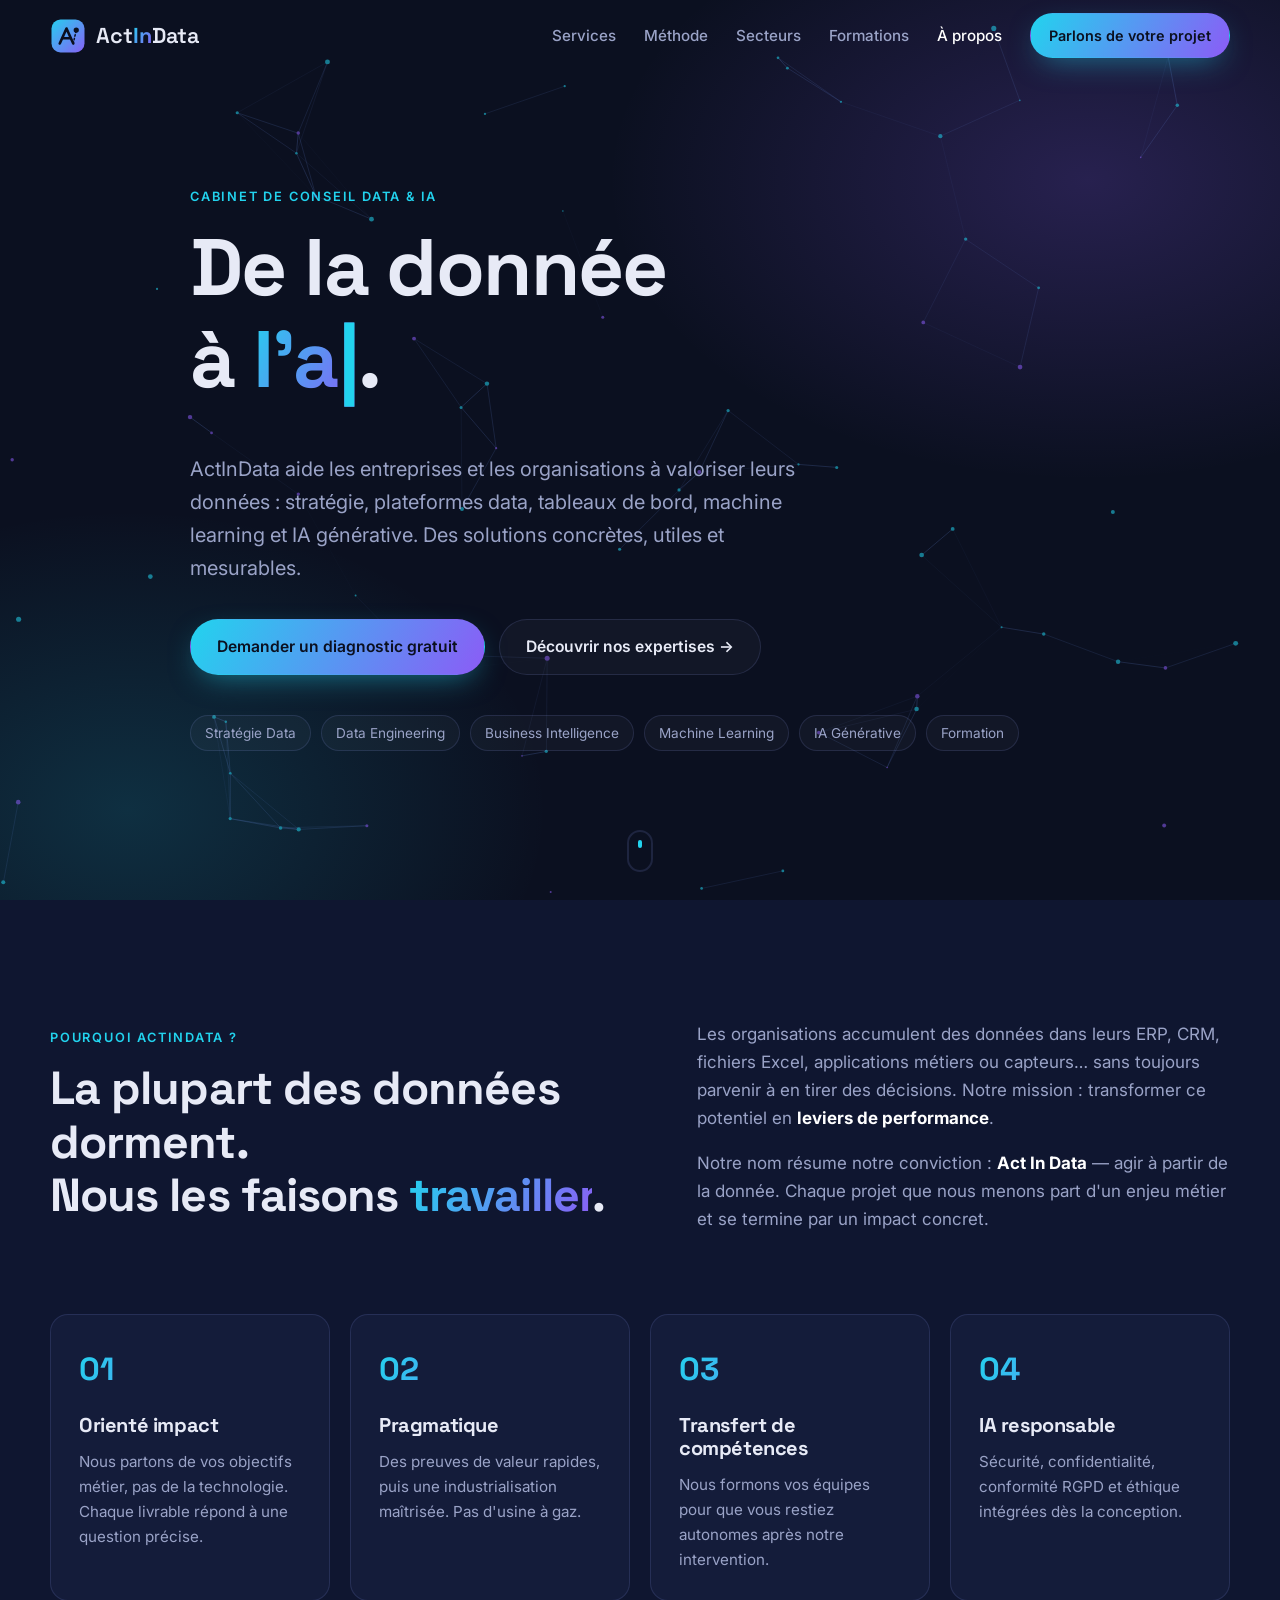
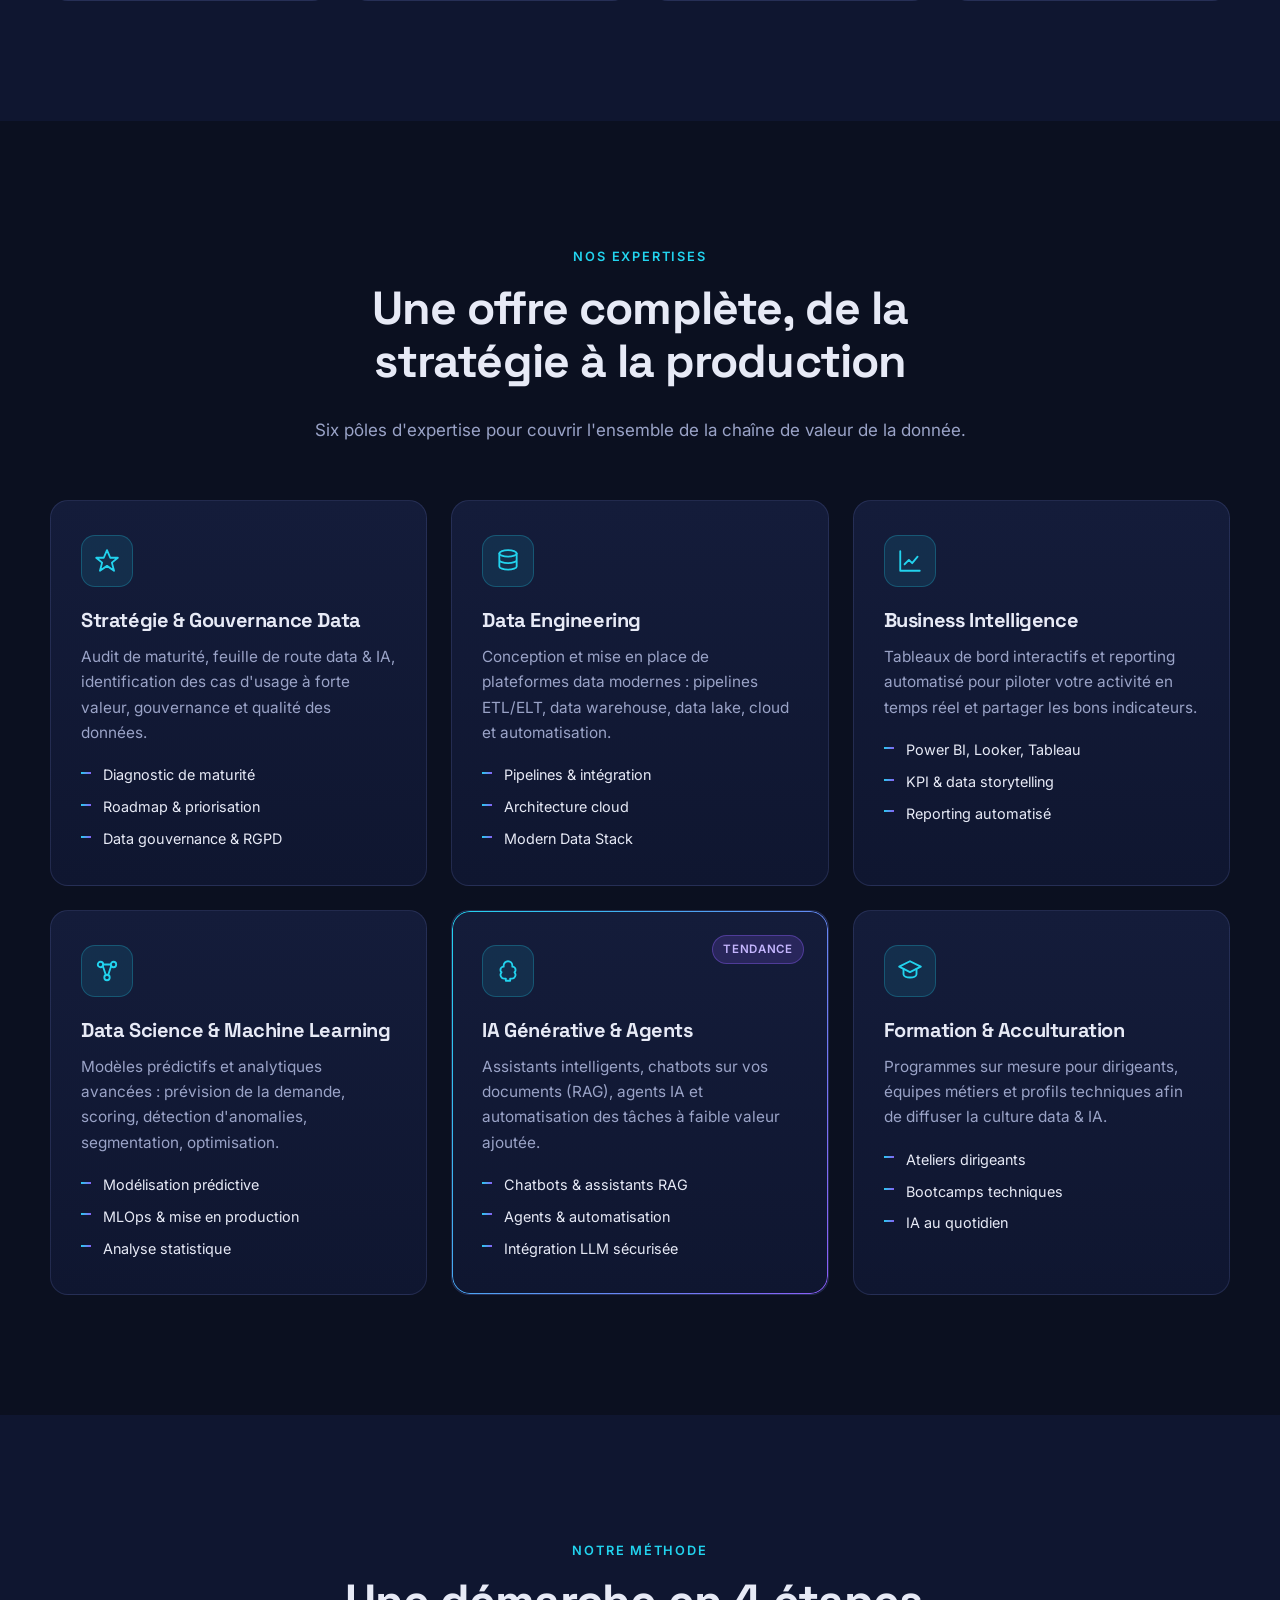
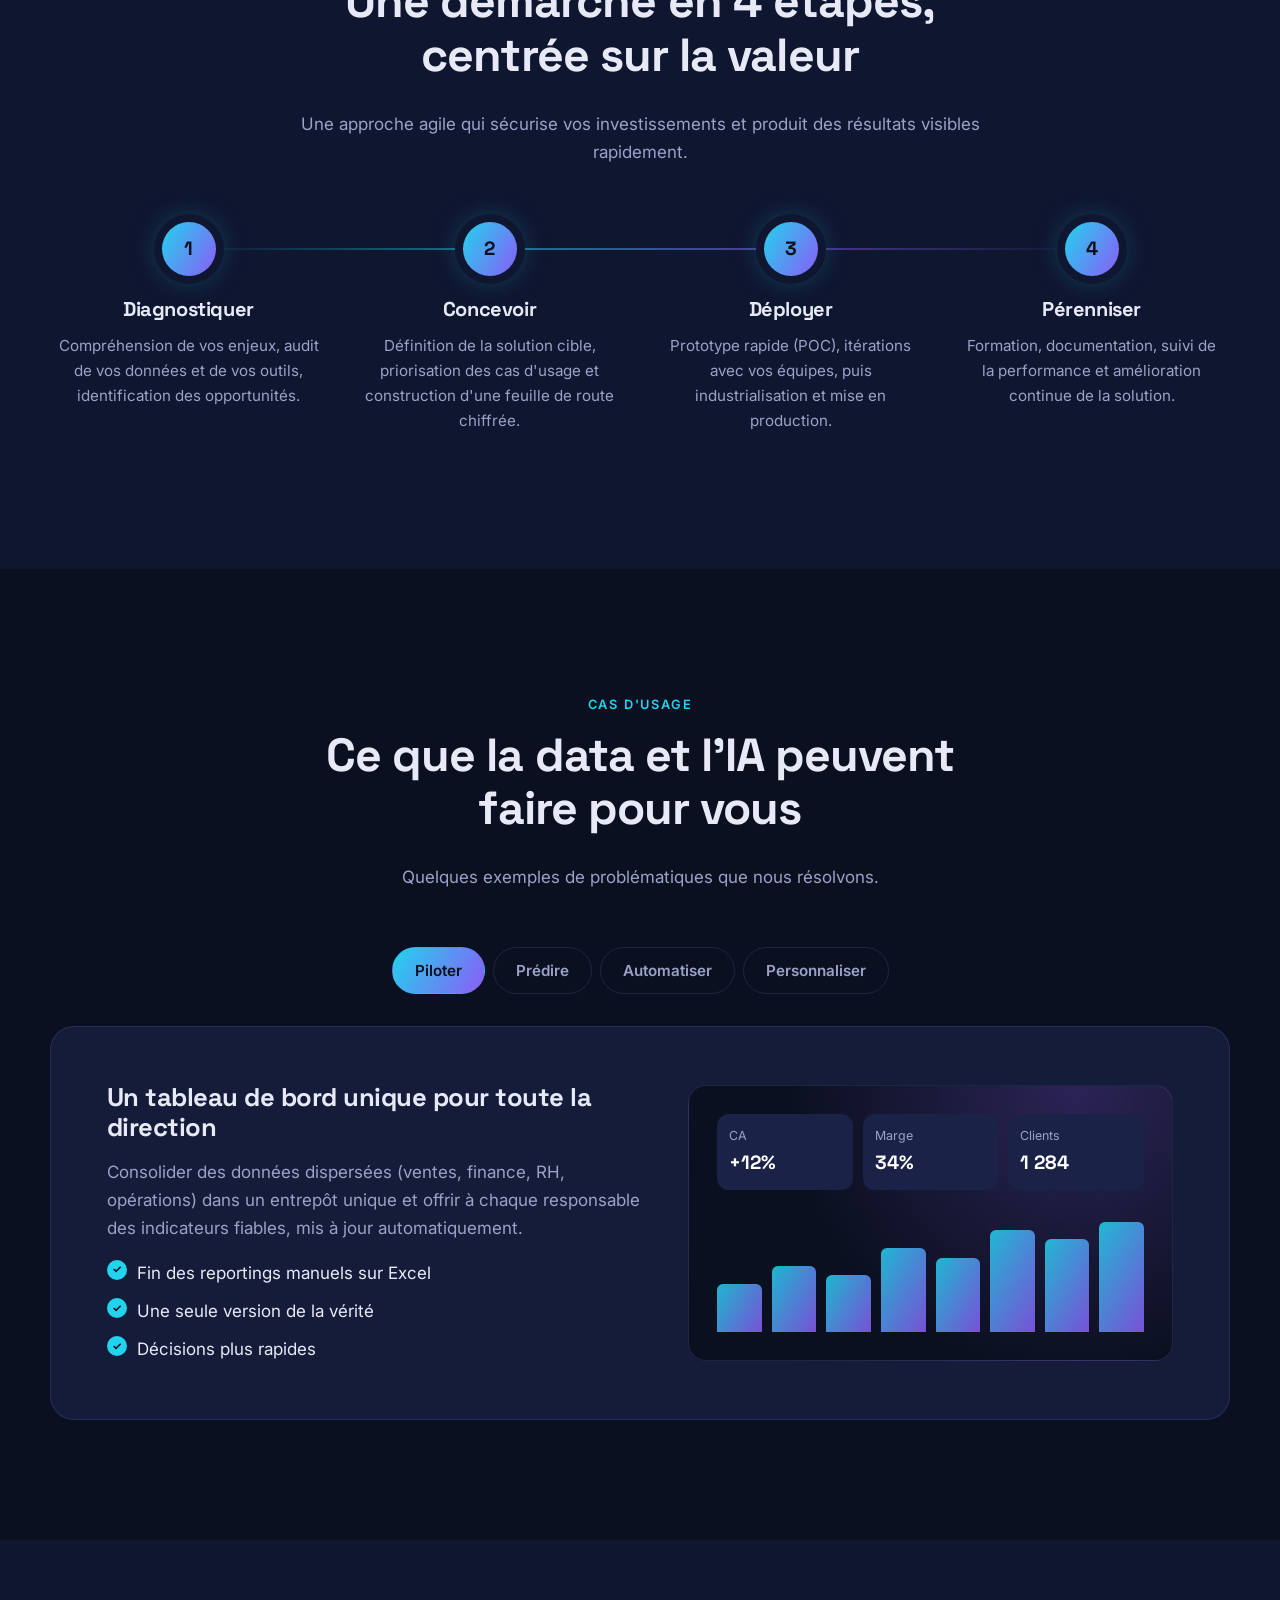
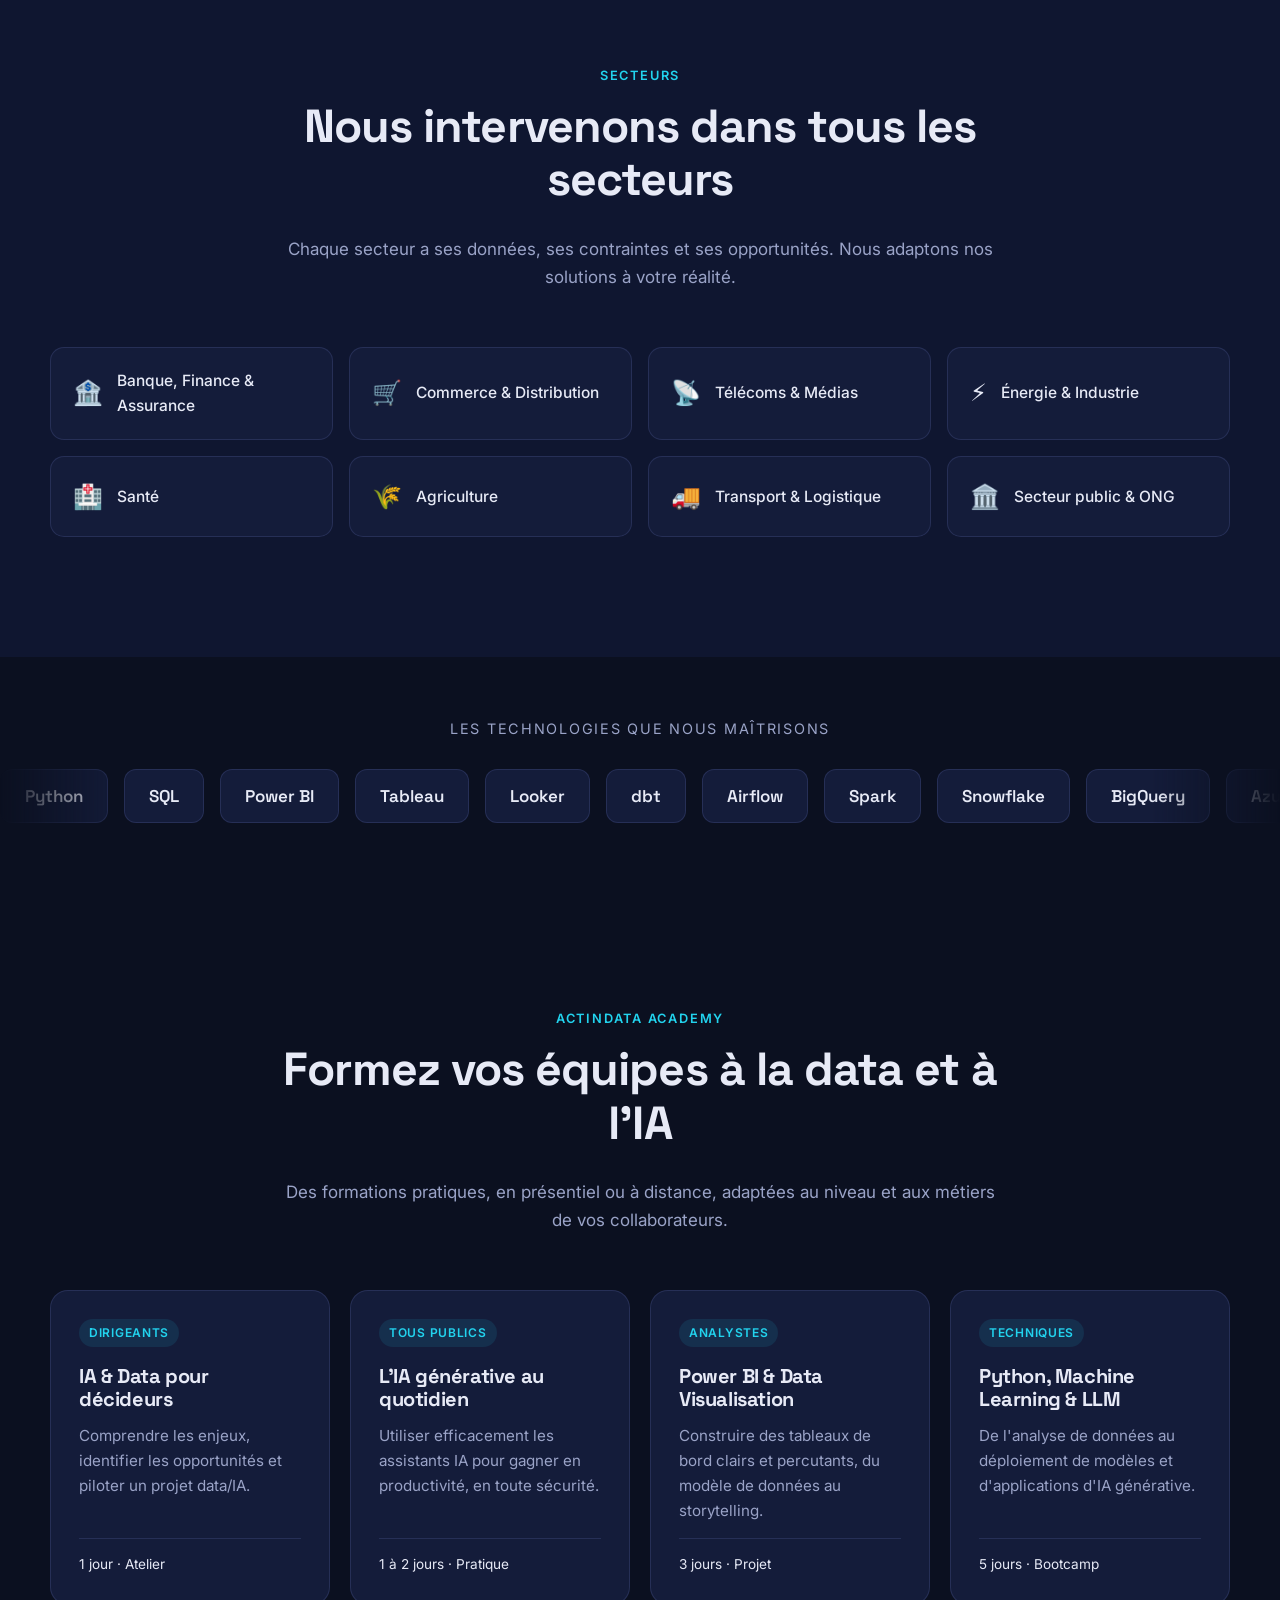
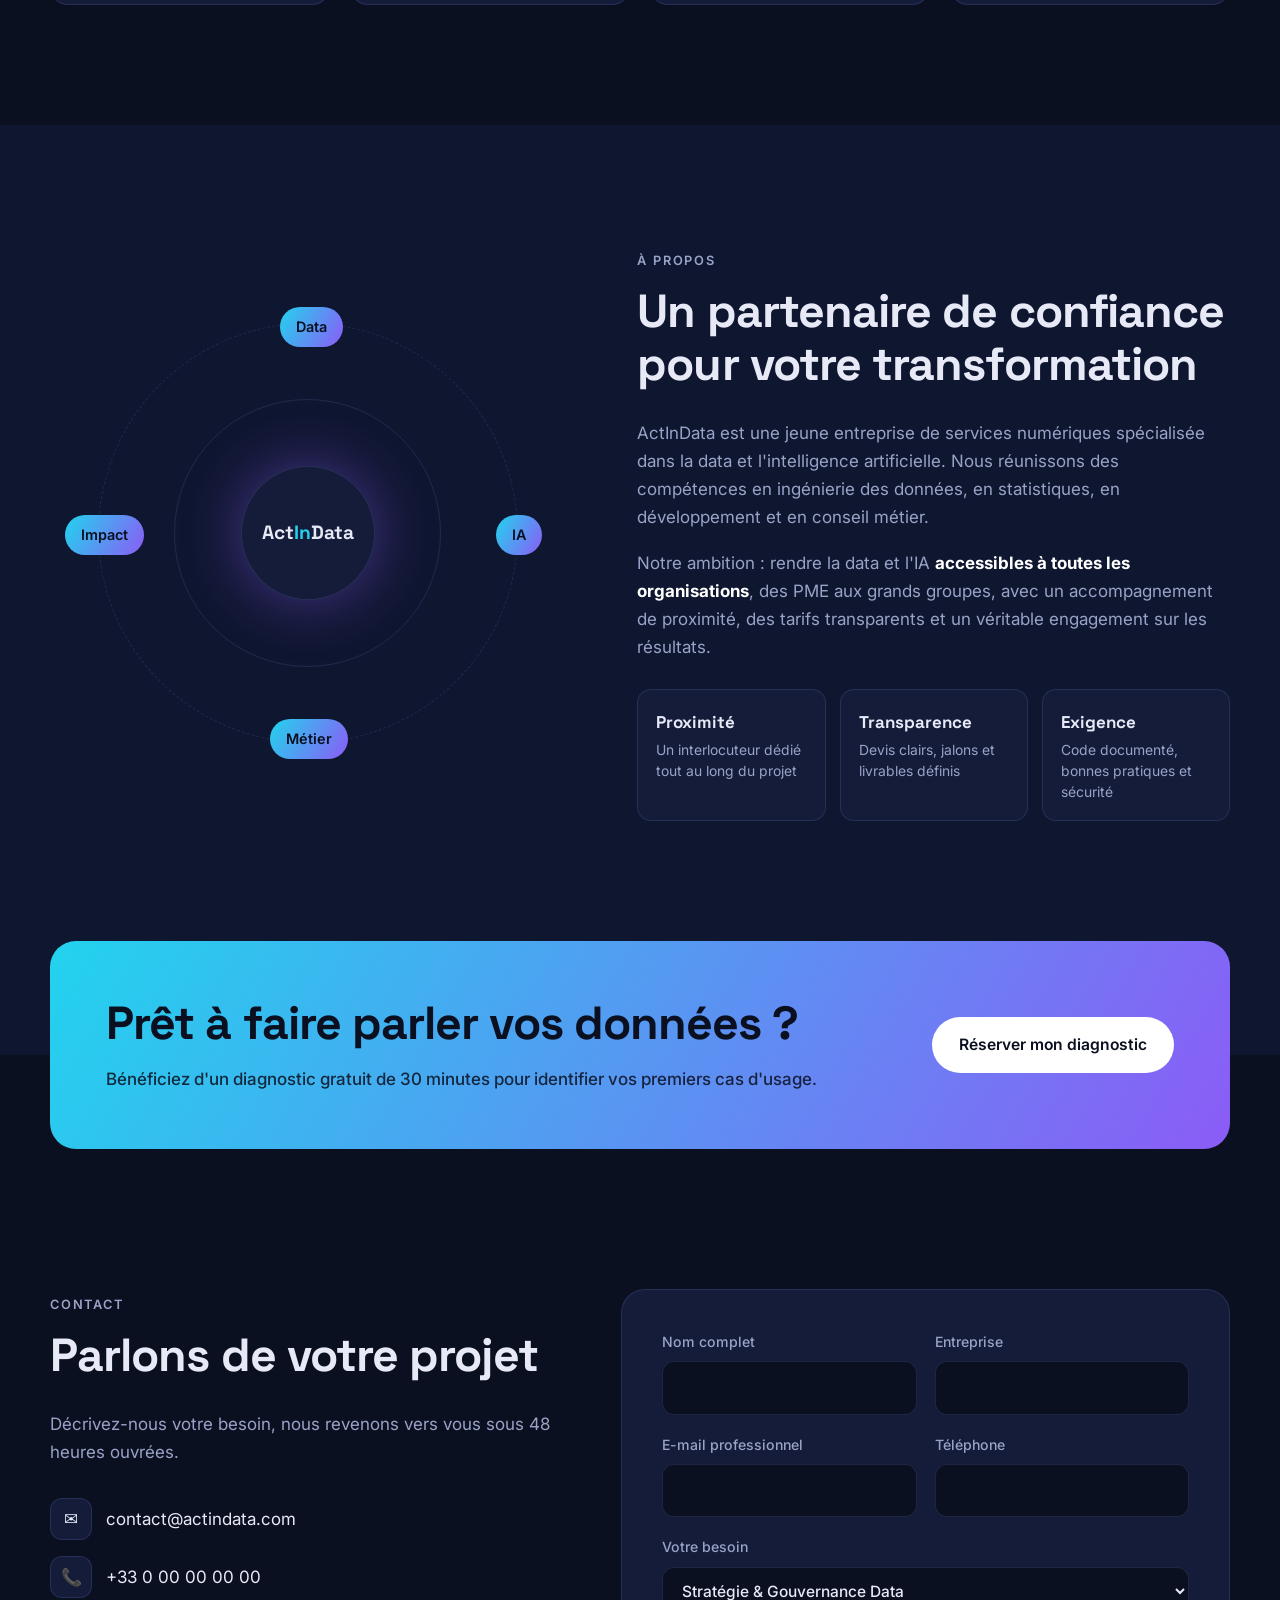
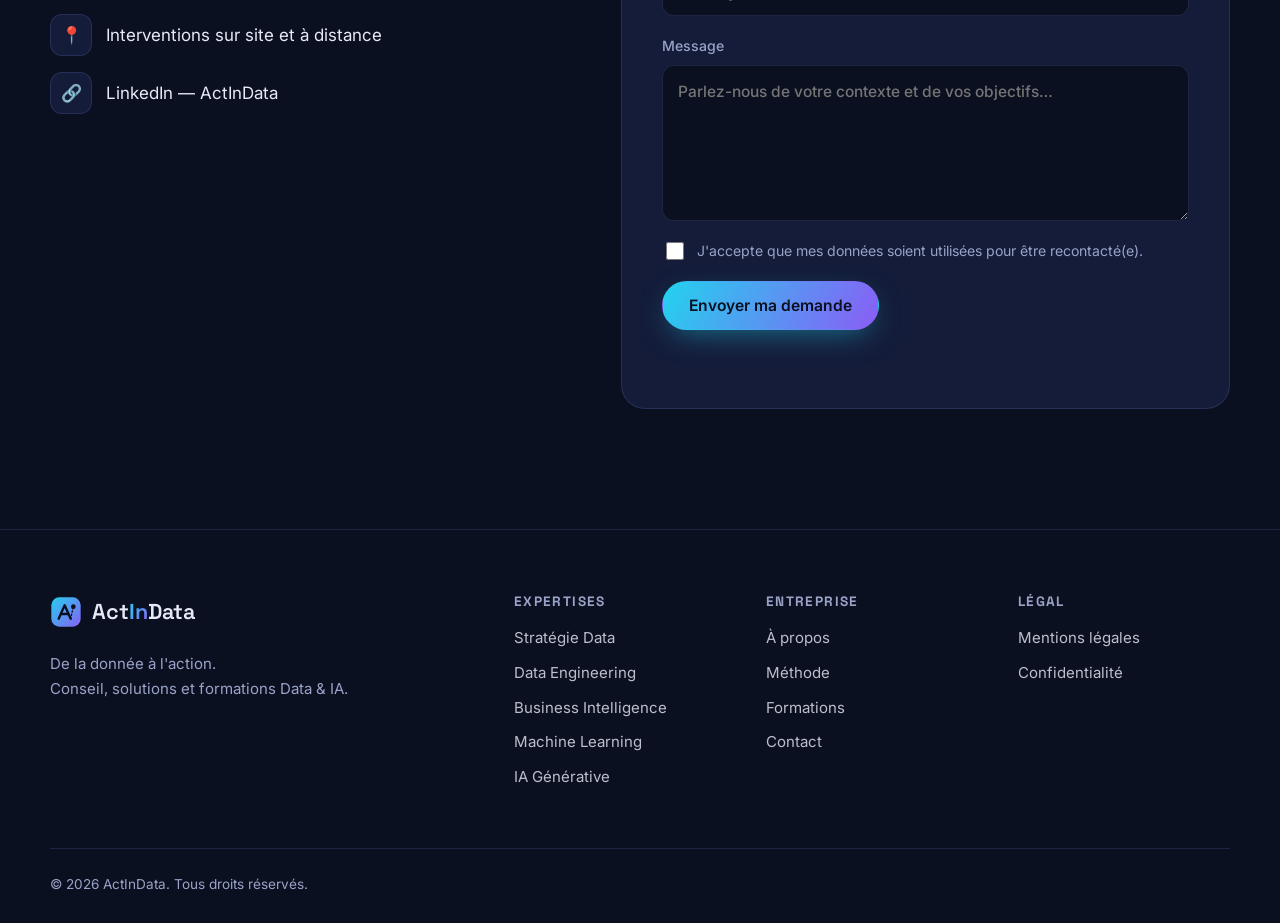
<file: actindata/index.html>
<!DOCTYPE html>
<html lang="fr">
<head>
  <meta charset="UTF-8">
  <meta name="viewport" content="width=device-width, initial-scale=1.0">
  <title>ActInData — Conseil & solutions Data et Intelligence Artificielle</title>
  <meta name="description" content="ActInData accompagne les entreprises et organisations dans leur transformation par la donnée et l'IA : stratégie data, data engineering, business intelligence, machine learning, IA générative et formation.">
  <meta property="og:title" content="ActInData — Passez de la donnée à l'action">
  <meta property="og:description" content="Stratégie data, data engineering, BI, machine learning et IA générative. Des solutions concrètes, utiles et mesurables.">
  <meta property="og:type" content="website">
  <meta name="theme-color" content="#0B1020">
  <link rel="icon" href="assets/img/logo.svg" type="image/svg+xml">
  <link rel="preconnect" href="https://fonts.googleapis.com">
  <link rel="preconnect" href="https://fonts.gstatic.com" crossorigin>
  <link href="https://fonts.googleapis.com/css2?family=Inter:wght@400;500;600&family=Space+Grotesk:wght@500;600;700&display=swap" rel="stylesheet">
  <link rel="stylesheet" href="assets/css/style.css">
</head>
<body>

  <!-- ================= HEADER ================= -->
  <header class="header" id="header">
    <div class="container header__inner">
      <a href="#accueil" class="brand" aria-label="ActInData — accueil">
        <img src="assets/img/logo.svg" alt="" width="36" height="36">
        <span>Act<strong>In</strong>Data</span>
      </a>
      <nav class="nav" id="nav" aria-label="Navigation principale">
        <a href="#services">Services</a>
        <a href="#methode">Méthode</a>
        <a href="#secteurs">Secteurs</a>
        <a href="#formations">Formations</a>
        <a href="#apropos">À propos</a>
        <a href="#contact" class="btn btn--primary btn--sm">Parlons de votre projet</a>
      </nav>
      <button class="burger" id="burger" aria-label="Ouvrir le menu" aria-expanded="false" aria-controls="nav">
        <span></span><span></span><span></span>
      </button>
    </div>
  </header>

  <main>
    <!-- ================= HERO ================= -->
    <section class="hero" id="accueil">
      <canvas id="network" aria-hidden="true"></canvas>
      <div class="container hero__inner">
        <p class="eyebrow reveal">Cabinet de conseil Data &amp; IA</p>
        <h1 class="reveal">De la donnée<br>à <span class="gradient-text" id="typed">l'action</span>.</h1>
        <p class="hero__lead reveal">
          ActInData aide les entreprises et les organisations à valoriser leurs données :
          stratégie, plateformes data, tableaux de bord, machine learning et IA générative.
          Des solutions concrètes, utiles et mesurables.
        </p>
        <div class="hero__cta reveal">
          <a href="#contact" class="btn btn--primary">Demander un diagnostic gratuit</a>
          <a href="#services" class="btn btn--ghost">Découvrir nos expertises →</a>
        </div>
        <ul class="hero__tags reveal" aria-label="Domaines d'expertise">
          <li>Stratégie Data</li><li>Data Engineering</li><li>Business Intelligence</li>
          <li>Machine Learning</li><li>IA Générative</li><li>Formation</li>
        </ul>
      </div>
      <a href="#valeur" class="scroll-hint" aria-label="Défiler vers le bas"><span></span></a>
    </section>

    <!-- ================= PROPOSITION DE VALEUR ================= -->
    <section class="section value" id="valeur">
      <div class="container value__grid">
        <div class="reveal">
          <p class="eyebrow">Pourquoi ActInData ?</p>
          <h2>La plupart des données dorment.<br>Nous les faisons <span class="gradient-text">travailler</span>.</h2>
        </div>
        <div class="value__text reveal">
          <p>
            Les organisations accumulent des données dans leurs ERP, CRM, fichiers Excel, applications
            métiers ou capteurs… sans toujours parvenir à en tirer des décisions. Notre mission :
            transformer ce potentiel en <strong>leviers de performance</strong>.
          </p>
          <p>
            Notre nom résume notre conviction : <strong>Act In Data</strong> — agir à partir de la donnée.
            Chaque projet que nous menons part d'un enjeu métier et se termine par un impact concret.
          </p>
        </div>
      </div>
      <div class="container pillars">
        <article class="pillar reveal">
          <div class="pillar__num">01</div>
          <h3>Orienté impact</h3>
          <p>Nous partons de vos objectifs métier, pas de la technologie. Chaque livrable répond à une question précise.</p>
        </article>
        <article class="pillar reveal">
          <div class="pillar__num">02</div>
          <h3>Pragmatique</h3>
          <p>Des preuves de valeur rapides, puis une industrialisation maîtrisée. Pas d'usine à gaz.</p>
        </article>
        <article class="pillar reveal">
          <div class="pillar__num">03</div>
          <h3>Transfert de compétences</h3>
          <p>Nous formons vos équipes pour que vous restiez autonomes après notre intervention.</p>
        </article>
        <article class="pillar reveal">
          <div class="pillar__num">04</div>
          <h3>IA responsable</h3>
          <p>Sécurité, confidentialité, conformité RGPD et éthique intégrées dès la conception.</p>
        </article>
      </div>
    </section>

    <!-- ================= SERVICES ================= -->
    <section class="section services" id="services">
      <div class="container">
        <div class="section__head reveal">
          <p class="eyebrow">Nos expertises</p>
          <h2>Une offre complète, de la stratégie à la production</h2>
          <p>Six pôles d'expertise pour couvrir l'ensemble de la chaîne de valeur de la donnée.</p>
        </div>

        <div class="cards">
          <article class="card reveal">
            <div class="card__icon" aria-hidden="true">
              <svg viewBox="0 0 24 24"><path d="M12 2l3 7h7l-5.5 4.5L18.5 21 12 16.5 5.5 21l2-7.5L2 9h7z"/></svg>
            </div>
            <h3>Stratégie &amp; Gouvernance Data</h3>
            <p>Audit de maturité, feuille de route data &amp; IA, identification des cas d'usage à forte valeur, gouvernance et qualité des données.</p>
            <ul><li>Diagnostic de maturité</li><li>Roadmap &amp; priorisation</li><li>Data gouvernance &amp; RGPD</li></ul>
          </article>

          <article class="card reveal">
            <div class="card__icon" aria-hidden="true">
              <svg viewBox="0 0 24 24"><ellipse cx="12" cy="5" rx="8" ry="3"/><path d="M4 5v6c0 1.7 3.6 3 8 3s8-1.3 8-3V5M4 11v6c0 1.7 3.6 3 8 3s8-1.3 8-3v-6"/></svg>
            </div>
            <h3>Data Engineering</h3>
            <p>Conception et mise en place de plateformes data modernes : pipelines ETL/ELT, data warehouse, data lake, cloud et automatisation.</p>
            <ul><li>Pipelines &amp; intégration</li><li>Architecture cloud</li><li>Modern Data Stack</li></ul>
          </article>

          <article class="card reveal">
            <div class="card__icon" aria-hidden="true">
              <svg viewBox="0 0 24 24"><path d="M3 3v18h18"/><path d="M7 15l4-4 3 3 5-6"/></svg>
            </div>
            <h3>Business Intelligence</h3>
            <p>Tableaux de bord interactifs et reporting automatisé pour piloter votre activité en temps réel et partager les bons indicateurs.</p>
            <ul><li>Power BI, Looker, Tableau</li><li>KPI &amp; data storytelling</li><li>Reporting automatisé</li></ul>
          </article>

          <article class="card reveal">
            <div class="card__icon" aria-hidden="true">
              <svg viewBox="0 0 24 24"><circle cx="6" cy="6" r="2.5"/><circle cx="18" cy="6" r="2.5"/><circle cx="12" cy="18" r="2.5"/><path d="M8 7l3 9M16 7l-3 9M8.5 6h7"/></svg>
            </div>
            <h3>Data Science &amp; Machine Learning</h3>
            <p>Modèles prédictifs et analytiques avancées : prévision de la demande, scoring, détection d'anomalies, segmentation, optimisation.</p>
            <ul><li>Modélisation prédictive</li><li>MLOps &amp; mise en production</li><li>Analyse statistique</li></ul>
          </article>

          <article class="card card--highlight reveal">
            <div class="card__icon" aria-hidden="true">
              <svg viewBox="0 0 24 24"><path d="M12 3a4 4 0 014 4v1a3 3 0 013 3 3 3 0 01-1 2.2A3.5 3.5 0 0115 19h-1v2h-4v-2H9a3.5 3.5 0 01-3-5.8A3 3 0 015 11a3 3 0 013-3V7a4 4 0 014-4z"/></svg>
            </div>
            <span class="badge">Tendance</span>
            <h3>IA Générative &amp; Agents</h3>
            <p>Assistants intelligents, chatbots sur vos documents (RAG), agents IA et automatisation des tâches à faible valeur ajoutée.</p>
            <ul><li>Chatbots &amp; assistants RAG</li><li>Agents &amp; automatisation</li><li>Intégration LLM sécurisée</li></ul>
          </article>

          <article class="card reveal">
            <div class="card__icon" aria-hidden="true">
              <svg viewBox="0 0 24 24"><path d="M2 8l10-5 10 5-10 5z"/><path d="M6 10v5c0 1.7 2.7 3 6 3s6-1.3 6-3v-5"/></svg>
            </div>
            <h3>Formation &amp; Acculturation</h3>
            <p>Programmes sur mesure pour dirigeants, équipes métiers et profils techniques afin de diffuser la culture data &amp; IA.</p>
            <ul><li>Ateliers dirigeants</li><li>Bootcamps techniques</li><li>IA au quotidien</li></ul>
          </article>
        </div>
      </div>
    </section>

    <!-- ================= MÉTHODE ================= -->
    <section class="section method" id="methode">
      <div class="container">
        <div class="section__head reveal">
          <p class="eyebrow">Notre méthode</p>
          <h2>Une démarche en 4 étapes, centrée sur la valeur</h2>
          <p>Une approche agile qui sécurise vos investissements et produit des résultats visibles rapidement.</p>
        </div>
        <ol class="steps">
          <li class="step reveal">
            <span class="step__dot">1</span>
            <h3>Diagnostiquer</h3>
            <p>Compréhension de vos enjeux, audit de vos données et de vos outils, identification des opportunités.</p>
          </li>
          <li class="step reveal">
            <span class="step__dot">2</span>
            <h3>Concevoir</h3>
            <p>Définition de la solution cible, priorisation des cas d'usage et construction d'une feuille de route chiffrée.</p>
          </li>
          <li class="step reveal">
            <span class="step__dot">3</span>
            <h3>Déployer</h3>
            <p>Prototype rapide (POC), itérations avec vos équipes, puis industrialisation et mise en production.</p>
          </li>
          <li class="step reveal">
            <span class="step__dot">4</span>
            <h3>Pérenniser</h3>
            <p>Formation, documentation, suivi de la performance et amélioration continue de la solution.</p>
          </li>
        </ol>
      </div>
    </section>

    <!-- ================= CAS D'USAGE ================= -->
    <section class="section usecases" id="cas-usage">
      <div class="container">
        <div class="section__head reveal">
          <p class="eyebrow">Cas d'usage</p>
          <h2>Ce que la data et l'IA peuvent faire pour vous</h2>
          <p>Quelques exemples de problématiques que nous résolvons.</p>
        </div>
        <div class="usecase-tabs reveal" role="tablist" aria-label="Exemples de cas d'usage">
          <button role="tab" aria-selected="true" class="tab is-active" data-tab="pilotage">Piloter</button>
          <button role="tab" aria-selected="false" class="tab" data-tab="predire">Prédire</button>
          <button role="tab" aria-selected="false" class="tab" data-tab="automatiser">Automatiser</button>
          <button role="tab" aria-selected="false" class="tab" data-tab="personnaliser">Personnaliser</button>
        </div>
        <div class="usecase-panels reveal">
          <div class="panel is-active" id="pilotage" role="tabpanel">
            <div>
              <h3>Un tableau de bord unique pour toute la direction</h3>
              <p>Consolider des données dispersées (ventes, finance, RH, opérations) dans un entrepôt unique et offrir à chaque responsable des indicateurs fiables, mis à jour automatiquement.</p>
              <ul class="checks"><li>Fin des reportings manuels sur Excel</li><li>Une seule version de la vérité</li><li>Décisions plus rapides</li></ul>
            </div>
            <div class="panel__visual" aria-hidden="true">
              <div class="mock-kpis"><span>CA <b>+12%</b></span><span>Marge <b>34%</b></span><span>Clients <b>1 284</b></span></div>
              <div class="mock-bars"><i style="--h:40%"></i><i style="--h:55%"></i><i style="--h:48%"></i><i style="--h:70%"></i><i style="--h:62%"></i><i style="--h:85%"></i><i style="--h:78%"></i><i style="--h:92%"></i></div>
            </div>
          </div>
          <div class="panel" id="predire" role="tabpanel" hidden>
            <div>
              <h3>Anticiper la demande et les risques</h3>
              <p>Des modèles de machine learning pour prévoir les ventes, optimiser les stocks, détecter la fraude ou identifier les clients susceptibles de partir.</p>
              <ul class="checks"><li>Prévisions de ventes et de stocks</li><li>Scoring de risque et détection de fraude</li><li>Prédiction de l'attrition client</li></ul>
            </div>
            <div class="panel__visual" aria-hidden="true">
              <svg class="mock-line" viewBox="0 0 300 140" preserveAspectRatio="none">
                <polyline points="0,110 40,95 80,100 120,70 160,78 200,50" fill="none" stroke="#22D3EE" stroke-width="3"/>
                <polyline points="200,50 240,40 280,28 300,22" fill="none" stroke="#8B5CF6" stroke-width="3" stroke-dasharray="6 6"/>
                <path d="M200,50 L300,8 L300,38 L200,50Z" fill="#8B5CF6" opacity=".18"/>
              </svg>
              <p class="mock-caption">Historique &nbsp;·&nbsp; <span>Prévision</span></p>
            </div>
          </div>
          <div class="panel" id="automatiser" role="tabpanel" hidden>
            <div>
              <h3>Libérer vos équipes des tâches répétitives</h3>
              <p>Extraction automatique d'informations dans les factures, contrats ou e-mails, traitement des demandes et agents IA connectés à vos outils.</p>
              <ul class="checks"><li>Traitement intelligent de documents</li><li>Agents IA connectés à vos applications</li><li>Workflows automatisés de bout en bout</li></ul>
            </div>
            <div class="panel__visual" aria-hidden="true">
              <div class="mock-flow"><span>📄 Document</span><em>→</em><span>🤖 IA</span><em>→</em><span>✅ ERP</span></div>
            </div>
          </div>
          <div class="panel" id="personnaliser" role="tabpanel" hidden>
            <div>
              <h3>Un assistant IA qui connaît votre entreprise</h3>
              <p>Un chatbot sécurisé, alimenté par vos documents internes, procédures et bases de connaissances, pour répondre instantanément à vos collaborateurs ou clients.</p>
              <ul class="checks"><li>Réponses sourcées à partir de vos documents</li><li>Support client 24h/24</li><li>Données hébergées en sécurité</li></ul>
            </div>
            <div class="panel__visual" aria-hidden="true">
              <div class="mock-chat">
                <p class="me">Quelle est la procédure de remboursement ?</p>
                <p class="bot">Selon la note RH-2024-07, la demande se fait via le portail sous 30 jours, avec justificatifs. <small>Source : Procédures RH</small></p>
              </div>
            </div>
          </div>
        </div>
      </div>
    </section>

    <!-- ================= SECTEURS ================= -->
    <section class="section sectors" id="secteurs">
      <div class="container">
        <div class="section__head reveal">
          <p class="eyebrow">Secteurs</p>
          <h2>Nous intervenons dans tous les secteurs</h2>
          <p>Chaque secteur a ses données, ses contraintes et ses opportunités. Nous adaptons nos solutions à votre réalité.</p>
        </div>
        <div class="sector-grid">
          <div class="sector reveal"><span>🏦</span>Banque, Finance &amp; Assurance</div>
          <div class="sector reveal"><span>🛒</span>Commerce &amp; Distribution</div>
          <div class="sector reveal"><span>📡</span>Télécoms &amp; Médias</div>
          <div class="sector reveal"><span>⚡</span>Énergie &amp; Industrie</div>
          <div class="sector reveal"><span>🏥</span>Santé</div>
          <div class="sector reveal"><span>🌾</span>Agriculture</div>
          <div class="sector reveal"><span>🚚</span>Transport &amp; Logistique</div>
          <div class="sector reveal"><span>🏛️</span>Secteur public &amp; ONG</div>
        </div>
      </div>
    </section>

    <!-- ================= TECHNOLOGIES ================= -->
    <section class="section tech" aria-label="Technologies">
      <div class="container">
        <p class="tech__title reveal">Les technologies que nous maîtrisons</p>
      </div>
      <div class="marquee" aria-hidden="true">
        <div class="marquee__track">
          <span>Python</span><span>SQL</span><span>Power BI</span><span>Tableau</span><span>Looker</span><span>dbt</span><span>Airflow</span><span>Spark</span><span>Snowflake</span><span>BigQuery</span><span>Azure</span><span>AWS</span><span>Google Cloud</span><span>PostgreSQL</span><span>scikit-learn</span><span>PyTorch</span><span>LangChain</span><span>LLM</span><span>Docker</span>
          <span>Python</span><span>SQL</span><span>Power BI</span><span>Tableau</span><span>Looker</span><span>dbt</span><span>Airflow</span><span>Spark</span><span>Snowflake</span><span>BigQuery</span><span>Azure</span><span>AWS</span><span>Google Cloud</span><span>PostgreSQL</span><span>scikit-learn</span><span>PyTorch</span><span>LangChain</span><span>LLM</span><span>Docker</span>
        </div>
      </div>
    </section>

    <!-- ================= FORMATIONS ================= -->
    <section class="section trainings" id="formations">
      <div class="container">
        <div class="section__head reveal">
          <p class="eyebrow">ActInData Academy</p>
          <h2>Formez vos équipes à la data et à l'IA</h2>
          <p>Des formations pratiques, en présentiel ou à distance, adaptées au niveau et aux métiers de vos collaborateurs.</p>
        </div>
        <div class="training-grid">
          <article class="training reveal">
            <span class="training__level">Dirigeants</span>
            <h3>IA &amp; Data pour décideurs</h3>
            <p>Comprendre les enjeux, identifier les opportunités et piloter un projet data/IA.</p>
            <p class="training__meta">1 jour · Atelier</p>
          </article>
          <article class="training reveal">
            <span class="training__level">Tous publics</span>
            <h3>L'IA générative au quotidien</h3>
            <p>Utiliser efficacement les assistants IA pour gagner en productivité, en toute sécurité.</p>
            <p class="training__meta">1 à 2 jours · Pratique</p>
          </article>
          <article class="training reveal">
            <span class="training__level">Analystes</span>
            <h3>Power BI &amp; Data Visualisation</h3>
            <p>Construire des tableaux de bord clairs et percutants, du modèle de données au storytelling.</p>
            <p class="training__meta">3 jours · Projet</p>
          </article>
          <article class="training reveal">
            <span class="training__level">Techniques</span>
            <h3>Python, Machine Learning &amp; LLM</h3>
            <p>De l'analyse de données au déploiement de modèles et d'applications d'IA générative.</p>
            <p class="training__meta">5 jours · Bootcamp</p>
          </article>
        </div>
      </div>
    </section>

    <!-- ================= À PROPOS ================= -->
    <section class="section about" id="apropos">
      <div class="container about__grid">
        <div class="about__visual reveal" aria-hidden="true">
          <div class="orbit">
            <span class="orbit__core"><span>Act<b>In</b>Data</span></span>
            <span class="orbit__item o1">Data</span>
            <span class="orbit__item o2">IA</span>
            <span class="orbit__item o3">Métier</span>
            <span class="orbit__item o4">Impact</span>
          </div>
        </div>
        <div class="reveal">
          <p class="eyebrow">À propos</p>
          <h2>Un partenaire de confiance pour votre transformation</h2>
          <p>
            ActInData est une jeune entreprise de services numériques spécialisée dans la data et l'intelligence artificielle.
            Nous réunissons des compétences en ingénierie des données, en statistiques, en développement et en conseil métier.
          </p>
          <p>
            Notre ambition : rendre la data et l'IA <strong>accessibles à toutes les organisations</strong>, des PME aux grands groupes,
            avec un accompagnement de proximité, des tarifs transparents et un véritable engagement sur les résultats.
          </p>
          <div class="commitments">
            <div><b>Proximité</b><span>Un interlocuteur dédié tout au long du projet</span></div>
            <div><b>Transparence</b><span>Devis clairs, jalons et livrables définis</span></div>
            <div><b>Exigence</b><span>Code documenté, bonnes pratiques et sécurité</span></div>
          </div>
        </div>
      </div>
    </section>

    <!-- ================= CTA ================= -->
    <section class="cta-band">
      <div class="container cta-band__inner reveal">
        <div>
          <h2>Prêt à faire parler vos données ?</h2>
          <p>Bénéficiez d'un diagnostic gratuit de 30 minutes pour identifier vos premiers cas d'usage.</p>
        </div>
        <a href="#contact" class="btn btn--light">Réserver mon diagnostic</a>
      </div>
    </section>

    <!-- ================= CONTACT ================= -->
    <section class="section contact" id="contact">
      <div class="container contact__grid">
        <div class="reveal">
          <p class="eyebrow">Contact</p>
          <h2>Parlons de votre projet</h2>
          <p>Décrivez-nous votre besoin, nous revenons vers vous sous 48 heures ouvrées.</p>
          <ul class="contact__info">
            <li><span>✉️</span><a href="mailto:contact@actindata.com">contact@actindata.com</a></li>
            <li><span>📞</span><a href="tel:+33000000000">+33 0 00 00 00 00</a></li>
            <li><span>📍</span>Interventions sur site et à distance</li>
            <li><span>🔗</span><a href="https://www.linkedin.com/" target="_blank" rel="noopener">LinkedIn — ActInData</a></li>
          </ul>
        </div>
        <form class="form reveal" id="contact-form" novalidate>
          <div class="form__row">
            <label>Nom complet<input type="text" name="nom" required autocomplete="name"></label>
            <label>Entreprise<input type="text" name="entreprise" autocomplete="organization"></label>
          </div>
          <div class="form__row">
            <label>E-mail professionnel<input type="email" name="email" required autocomplete="email"></label>
            <label>Téléphone<input type="tel" name="telephone" autocomplete="tel"></label>
          </div>
          <label>Votre besoin
            <select name="besoin">
              <option>Stratégie &amp; Gouvernance Data</option>
              <option>Data Engineering</option>
              <option>Business Intelligence</option>
              <option>Data Science &amp; Machine Learning</option>
              <option>IA Générative &amp; Agents</option>
              <option>Formation</option>
              <option>Autre / je ne sais pas encore</option>
            </select>
          </label>
          <label>Message<textarea name="message" rows="5" required placeholder="Parlez-nous de votre contexte et de vos objectifs…"></textarea></label>
          <label class="form__consent"><input type="checkbox" name="consent" required> J'accepte que mes données soient utilisées pour être recontacté(e).</label>
          <button type="submit" class="btn btn--primary">Envoyer ma demande</button>
          <p class="form__status" id="form-status" role="status" aria-live="polite"></p>
        </form>
      </div>
    </section>
  </main>

  <!-- ================= FOOTER ================= -->
  <footer class="footer">
    <div class="container footer__grid">
      <div>
        <a href="#accueil" class="brand">
          <img src="assets/img/logo.svg" alt="" width="32" height="32">
          <span>Act<strong>In</strong>Data</span>
        </a>
        <p class="footer__tagline">De la donnée à l'action.<br>Conseil, solutions et formations Data &amp; IA.</p>
      </div>
      <div>
        <h4>Expertises</h4>
        <a href="#services">Stratégie Data</a>
        <a href="#services">Data Engineering</a>
        <a href="#services">Business Intelligence</a>
        <a href="#services">Machine Learning</a>
        <a href="#services">IA Générative</a>
      </div>
      <div>
        <h4>Entreprise</h4>
        <a href="#apropos">À propos</a>
        <a href="#methode">Méthode</a>
        <a href="#formations">Formations</a>
        <a href="#contact">Contact</a>
      </div>
      <div>
        <h4>Légal</h4>
        <a href="mentions-legales.html">Mentions légales</a>
        <a href="mentions-legales.html#confidentialite">Confidentialité</a>
      </div>
    </div>
    <div class="container footer__bottom">
      <p>© <span id="year"></span> ActInData. Tous droits réservés.</p>
    </div>
  </footer>

  <script src="assets/js/main.js"></script>
</body>
</html>
</file>
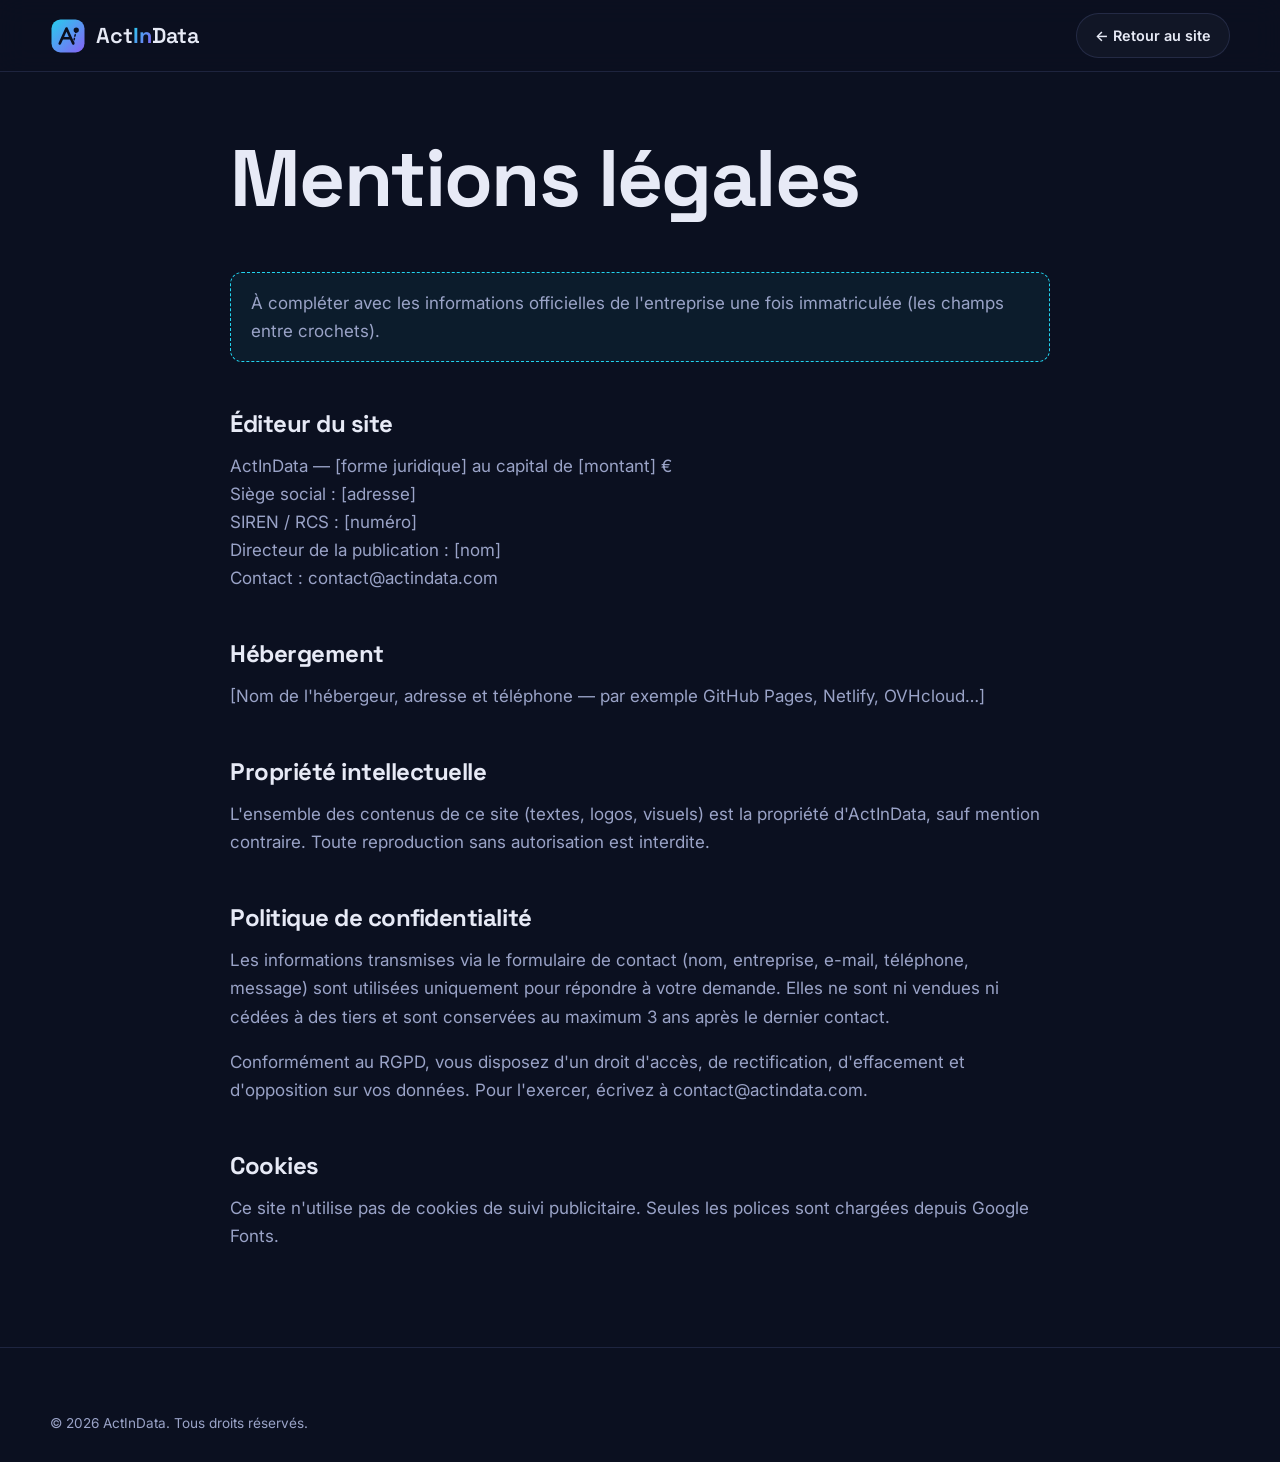
<file: actindata/mentions-legales.html>
<!DOCTYPE html>
<html lang="fr">
<head>
  <meta charset="UTF-8">
  <meta name="viewport" content="width=device-width, initial-scale=1.0">
  <title>Mentions légales — ActInData</title>
  <meta name="robots" content="noindex">
  <link rel="icon" href="assets/img/logo.svg" type="image/svg+xml">
  <link rel="preconnect" href="https://fonts.googleapis.com">
  <link rel="preconnect" href="https://fonts.gstatic.com" crossorigin>
  <link href="https://fonts.googleapis.com/css2?family=Inter:wght@400;500;600&family=Space+Grotesk:wght@500;600;700&display=swap" rel="stylesheet">
  <link rel="stylesheet" href="assets/css/style.css">
</head>
<body>
  <header class="header is-scrolled">
    <div class="container header__inner">
      <a href="index.html" class="brand"><img src="assets/img/logo.svg" alt="" width="36" height="36"><span>Act<strong>In</strong>Data</span></a>
      <a href="index.html" class="btn btn--ghost btn--sm">← Retour au site</a>
    </div>
  </header>

  <main class="legal">
    <div class="container">
      <h1>Mentions légales</h1>
      <p class="note">À compléter avec les informations officielles de l'entreprise une fois immatriculée (les champs entre crochets).</p>

      <h2>Éditeur du site</h2>
      <p>ActInData — [forme juridique] au capital de [montant] €<br>
      Siège social : [adresse]<br>
      SIREN / RCS : [numéro]<br>
      Directeur de la publication : [nom]<br>
      Contact : contact@actindata.com</p>

      <h2>Hébergement</h2>
      <p>[Nom de l'hébergeur, adresse et téléphone — par exemple GitHub Pages, Netlify, OVHcloud…]</p>

      <h2>Propriété intellectuelle</h2>
      <p>L'ensemble des contenus de ce site (textes, logos, visuels) est la propriété d'ActInData, sauf mention contraire. Toute reproduction sans autorisation est interdite.</p>

      <h2 id="confidentialite">Politique de confidentialité</h2>
      <p>Les informations transmises via le formulaire de contact (nom, entreprise, e-mail, téléphone, message) sont utilisées uniquement pour répondre à votre demande. Elles ne sont ni vendues ni cédées à des tiers et sont conservées au maximum 3 ans après le dernier contact.</p>
      <p>Conformément au RGPD, vous disposez d'un droit d'accès, de rectification, d'effacement et d'opposition sur vos données. Pour l'exercer, écrivez à contact@actindata.com.</p>

      <h2>Cookies</h2>
      <p>Ce site n'utilise pas de cookies de suivi publicitaire. Seules les polices sont chargées depuis Google Fonts.</p>
    </div>
  </main>

  <footer class="footer">
    <div class="container footer__bottom" style="margin-top:0;border:0;padding-top:0">
      <p>© <span id="year"></span> ActInData. Tous droits réservés.</p>
    </div>
  </footer>
  <script>document.getElementById("year").textContent = new Date().getFullYear();</script>
</body>
</html>
</file>
<file: actindata/assets/css/style.css>
/* =========================================================
   ActInData — feuille de style principale
   ========================================================= */
:root {
  --bg: #0B1020;
  --bg-2: #0F1630;
  --surface: #141C3A;
  --surface-2: #1A2347;
  --line: rgba(148, 163, 255, .14);
  --text: #E7EAF6;
  --muted: #9AA3C7;
  --cyan: #22D3EE;
  --violet: #8B5CF6;
  --grad: linear-gradient(120deg, var(--cyan), var(--violet));
  --radius: 18px;
  --shadow: 0 20px 50px -20px rgba(0, 0, 0, .6);
  --font: "Inter", system-ui, -apple-system, Segoe UI, Roboto, sans-serif;
  --display: "Space Grotesk", var(--font);
  --header-h: 72px;
}

*, *::before, *::after { box-sizing: border-box; }
html { scroll-behavior: smooth; scroll-padding-top: var(--header-h); }
body {
  margin: 0;
  font-family: var(--font);
  font-size: 17px;
  line-height: 1.65;
  color: var(--text);
  background: var(--bg);
  -webkit-font-smoothing: antialiased;
  overflow-x: hidden;
}
img, svg { display: block; max-width: 100%; }
a { color: inherit; text-decoration: none; }
h1, h2, h3, h4 { font-family: var(--display); line-height: 1.15; margin: 0 0 .6em; letter-spacing: -.02em; }
h1 { font-size: clamp(2.6rem, 6.5vw, 5rem); }
h2 { font-size: clamp(1.9rem, 4vw, 2.9rem); }
h3 { font-size: 1.25rem; }
p { margin: 0 0 1em; }
strong { color: #fff; }

.container { width: min(1180px, 100% - 32px); margin-inline: auto; }
.section { padding: clamp(72px, 10vw, 120px) 0; position: relative; }
.section__head { max-width: 720px; margin: 0 auto 56px; text-align: center; }
.section__head p:last-child { color: var(--muted); }
.eyebrow {
  display: inline-block;
  font-size: .8rem; font-weight: 600; letter-spacing: .14em; text-transform: uppercase;
  color: var(--cyan); margin-bottom: 14px;
}
.gradient-text { background: var(--grad); -webkit-background-clip: text; background-clip: text; color: transparent; }

/* ---------- Boutons ---------- */
.btn {
  display: inline-flex; align-items: center; justify-content: center; gap: 8px;
  padding: 14px 26px; border-radius: 999px; font-weight: 600; font-size: .98rem;
  border: 1px solid transparent; cursor: pointer; font-family: inherit;
  transition: transform .2s ease, box-shadow .2s ease, background .2s ease;
}
.btn:hover { transform: translateY(-2px); }
.btn--primary { background: var(--grad); color: #0B1020; box-shadow: 0 10px 30px -10px rgba(34, 211, 238, .55); }
.btn--primary:hover { box-shadow: 0 16px 40px -12px rgba(139, 92, 246, .7); }
.btn--ghost { border-color: var(--line); color: var(--text); background: rgba(255,255,255,.03); }
.btn--ghost:hover { border-color: var(--cyan); }
.btn--light { background: #fff; color: var(--bg); }
.btn--sm { padding: 10px 18px; font-size: .9rem; }

/* ---------- Header ---------- */
.header {
  position: fixed; inset: 0 0 auto; z-index: 50; height: var(--header-h);
  transition: background .3s ease, border-color .3s ease, backdrop-filter .3s;
  border-bottom: 1px solid transparent;
}
.header.is-scrolled { background: rgba(11, 16, 32, .82); backdrop-filter: blur(14px); border-color: var(--line); }
.header__inner { height: 100%; display: flex; align-items: center; justify-content: space-between; }
.brand { display: inline-flex; align-items: center; gap: 10px; font-family: var(--display); font-size: 1.35rem; font-weight: 600; }
.brand strong { background: var(--grad); -webkit-background-clip: text; background-clip: text; color: transparent; }
.nav { display: flex; align-items: center; gap: 28px; }
.nav a:not(.btn) { color: var(--muted); font-size: .95rem; font-weight: 500; transition: color .2s; }
.nav a:not(.btn):hover, .nav a.is-current { color: #fff; }
.burger { display: none; background: none; border: 0; width: 44px; height: 44px; cursor: pointer; padding: 10px; }
.burger span { display: block; height: 2px; background: #fff; margin: 5px 0; border-radius: 2px; transition: transform .3s, opacity .3s; }
.burger[aria-expanded="true"] span:nth-child(1) { transform: translateY(7px) rotate(45deg); }
.burger[aria-expanded="true"] span:nth-child(2) { opacity: 0; }
.burger[aria-expanded="true"] span:nth-child(3) { transform: translateY(-7px) rotate(-45deg); }

/* ---------- Hero ---------- */
.hero {
  position: relative; min-height: 100vh; min-height: 100svh;
  display: flex; align-items: center; padding: calc(var(--header-h) + 40px) 0 80px;
  background:
    radial-gradient(800px 500px at 85% 20%, rgba(139, 92, 246, .22), transparent 60%),
    radial-gradient(700px 500px at 10% 90%, rgba(34, 211, 238, .16), transparent 60%),
    var(--bg);
  overflow: hidden;
}
#network { position: absolute; inset: 0; width: 100%; height: 100%; opacity: .55; }
.hero__inner { position: relative; z-index: 1; max-width: 900px; }
.hero__lead { font-size: clamp(1.05rem, 2vw, 1.25rem); color: var(--muted); max-width: 640px; }
.hero__cta { display: flex; flex-wrap: wrap; gap: 14px; margin: 34px 0 40px; }
.hero__tags { list-style: none; padding: 0; margin: 0; display: flex; flex-wrap: wrap; gap: 10px; }
.hero__tags li {
  font-size: .85rem; color: var(--muted); padding: 6px 14px; border-radius: 999px;
  border: 1px solid var(--line); background: rgba(255,255,255,.03);
}
#typed::after { content: "|"; -webkit-text-fill-color: var(--cyan); margin-left: 2px; animation: blink 1s steps(1) infinite; }
@keyframes blink { 50% { opacity: 0; } }
.scroll-hint { position: absolute; bottom: 28px; left: 50%; translate: -50% 0; width: 26px; height: 42px; border: 2px solid var(--line); border-radius: 14px; z-index: 1; }
.scroll-hint span { position: absolute; top: 8px; left: 50%; width: 4px; height: 8px; margin-left: -2px; background: var(--cyan); border-radius: 2px; animation: scroll 1.8s infinite; }
@keyframes scroll { 0% { opacity: 0; transform: translateY(0); } 40% { opacity: 1; } 100% { opacity: 0; transform: translateY(14px); } }

/* ---------- Valeur ---------- */
.value { background: var(--bg-2); }
.value__grid { display: grid; grid-template-columns: 1.1fr 1fr; gap: 60px; align-items: end; margin-bottom: 64px; }
.value__text p { color: var(--muted); }
.pillars { display: grid; grid-template-columns: repeat(4, 1fr); gap: 20px; }
.pillar { padding: 28px; border-radius: var(--radius); background: var(--surface); border: 1px solid var(--line); }
.pillar__num { font-family: var(--display); font-size: 2rem; font-weight: 700; margin-bottom: 18px; background: var(--grad); -webkit-background-clip: text; background-clip: text; color: transparent; }
.pillar p { color: var(--muted); font-size: .95rem; margin: 0; }

/* ---------- Services ---------- */
.cards { display: grid; grid-template-columns: repeat(3, 1fr); gap: 24px; }
.card {
  position: relative; padding: 34px 30px; border-radius: var(--radius);
  background: linear-gradient(180deg, var(--surface), var(--bg-2));
  border: 1px solid var(--line); transition: transform .3s ease, border-color .3s ease, box-shadow .3s;
  overflow: hidden;
}
.card::before {
  content: ""; position: absolute; inset: 0; border-radius: inherit; padding: 1px;
  background: var(--grad); opacity: 0; transition: opacity .3s;
  -webkit-mask: linear-gradient(#000 0 0) content-box, linear-gradient(#000 0 0);
  -webkit-mask-composite: xor; mask-composite: exclude; pointer-events: none;
}
.card:hover { transform: translateY(-6px); box-shadow: var(--shadow); }
.card:hover::before, .card--highlight::before { opacity: 1; }
.card__icon {
  width: 52px; height: 52px; border-radius: 14px; display: grid; place-items: center; margin-bottom: 22px;
  background: rgba(34, 211, 238, .1); border: 1px solid rgba(34, 211, 238, .25);
}
.card__icon svg { width: 26px; height: 26px; fill: none; stroke: var(--cyan); stroke-width: 1.7; stroke-linecap: round; stroke-linejoin: round; }
.card p { color: var(--muted); font-size: .96rem; }
.card ul { list-style: none; padding: 0; margin: 18px 0 0; display: grid; gap: 8px; }
.card li { font-size: .9rem; padding-left: 22px; position: relative; }
.card li::before { content: ""; position: absolute; left: 0; top: .6em; width: 10px; height: 2px; background: var(--grad); }
.badge {
  position: absolute; top: 24px; right: 24px; font-size: .72rem; font-weight: 600; letter-spacing: .06em; text-transform: uppercase;
  padding: 4px 10px; border-radius: 999px; background: rgba(139, 92, 246, .18); color: #C4B5FD; border: 1px solid rgba(139, 92, 246, .4);
}

/* ---------- Méthode ---------- */
.method { background: var(--bg-2); }
.steps { list-style: none; padding: 0; margin: 0; display: grid; grid-template-columns: repeat(4, 1fr); gap: 24px; position: relative; }
.steps::before {
  content: ""; position: absolute; top: 26px; left: 12%; right: 12%; height: 2px;
  background: linear-gradient(90deg, transparent, var(--cyan), var(--violet), transparent); opacity: .5;
}
.step { text-align: center; padding: 0 8px; position: relative; }
.step__dot {
  width: 54px; height: 54px; border-radius: 50%; display: grid; place-items: center; margin: 0 auto 22px;
  font-family: var(--display); font-weight: 700; font-size: 1.2rem; color: var(--bg); background: var(--grad);
  box-shadow: 0 0 0 8px var(--bg-2), 0 0 30px rgba(34, 211, 238, .4); position: relative;
}
.step p { color: var(--muted); font-size: .95rem; }

/* ---------- Cas d'usage ---------- */
.usecase-tabs { display: flex; justify-content: center; flex-wrap: wrap; gap: 8px; margin-bottom: 32px; }
.tab {
  font: inherit; font-weight: 600; font-size: .95rem; color: var(--muted); cursor: pointer;
  padding: 10px 22px; border-radius: 999px; border: 1px solid var(--line); background: transparent; transition: all .2s;
}
.tab:hover { color: #fff; }
.tab.is-active { background: var(--grad); color: var(--bg); border-color: transparent; }
.usecase-panels { border-radius: 24px; border: 1px solid var(--line); background: var(--surface); padding: clamp(28px, 5vw, 56px); }
.panel { display: grid; grid-template-columns: 1.1fr 1fr; gap: 48px; align-items: center; }
.panel[hidden] { display: none; }
.panel.is-active { animation: fade .45s ease; }
@keyframes fade { from { opacity: 0; transform: translateY(10px); } to { opacity: 1; transform: none; } }
.panel h3 { font-size: 1.6rem; }
.panel p { color: var(--muted); }
.checks { list-style: none; padding: 0; margin: 0; display: grid; gap: 10px; }
.checks li { padding-left: 30px; position: relative; }
.checks li::before {
  content: "✓"; position: absolute; left: 0; top: 1px; width: 20px; height: 20px; border-radius: 50%;
  display: grid; place-items: center; font-size: .7rem; font-weight: 700; color: var(--bg); background: var(--cyan);
}
.panel__visual {
  border-radius: 18px; padding: 28px; min-height: 240px; display: flex; flex-direction: column; justify-content: center; gap: 22px;
  background: radial-gradient(circle at 80% 0%, rgba(139, 92, 246, .25), transparent 60%), var(--bg);
  border: 1px solid var(--line);
}
.mock-kpis { display: grid; grid-template-columns: repeat(3, 1fr); gap: 10px; }
.mock-kpis span { background: var(--surface-2); border-radius: 12px; padding: 12px; font-size: .78rem; color: var(--muted); }
.mock-kpis b { display: block; font-family: var(--display); font-size: 1.2rem; color: #fff; }
.mock-bars { display: flex; align-items: flex-end; gap: 10px; height: 120px; }
.mock-bars i { flex: 1; height: var(--h); border-radius: 6px 6px 0 0; background: var(--grad); opacity: .85; }
.mock-line { width: 100%; height: 160px; }
.mock-caption { font-size: .85rem; color: var(--cyan); margin: 0; }
.mock-caption span { color: #C4B5FD; }
.mock-flow { display: flex; align-items: center; justify-content: center; gap: 12px; flex-wrap: wrap; }
.mock-flow span { background: var(--surface-2); padding: 14px 18px; border-radius: 12px; border: 1px solid var(--line); font-weight: 600; font-size: .95rem; }
.mock-flow em { font-style: normal; color: var(--cyan); font-size: 1.4rem; }
.mock-chat { display: grid; gap: 12px; }
.mock-chat p { margin: 0; padding: 12px 16px; border-radius: 14px; font-size: .9rem; max-width: 88%; }
.mock-chat .me { justify-self: end; background: var(--grad); color: var(--bg); font-weight: 500; border-bottom-right-radius: 4px; }
.mock-chat .bot { background: var(--surface-2); color: var(--text); border-bottom-left-radius: 4px; }
.mock-chat small { display: block; margin-top: 6px; color: var(--cyan); font-size: .75rem; }

/* ---------- Secteurs ---------- */
.sectors { background: var(--bg-2); }
.sector-grid { display: grid; grid-template-columns: repeat(4, 1fr); gap: 16px; }
.sector {
  display: flex; align-items: center; gap: 14px; padding: 20px 22px; border-radius: 14px;
  background: var(--surface); border: 1px solid var(--line); font-weight: 500; font-size: .97rem; transition: border-color .2s, transform .2s;
}
.sector:hover { border-color: rgba(34, 211, 238, .5); transform: translateY(-3px); }
.sector span { font-size: 1.5rem; }

/* ---------- Technologies ---------- */
.tech { padding: 60px 0; }
.tech__title { text-align: center; color: var(--muted); font-size: .9rem; letter-spacing: .12em; text-transform: uppercase; margin-bottom: 28px; }
.marquee { overflow: hidden; -webkit-mask: linear-gradient(90deg, transparent, #000 10%, #000 90%, transparent); mask: linear-gradient(90deg, transparent, #000 10%, #000 90%, transparent); }
.marquee__track { display: flex; gap: 16px; width: max-content; animation: marquee 40s linear infinite; }
.marquee__track span {
  white-space: nowrap; padding: 12px 24px; border-radius: 12px; border: 1px solid var(--line);
  background: var(--surface); font-family: var(--display); font-weight: 600; color: var(--text);
}
@keyframes marquee { to { transform: translateX(-50%); } }

/* ---------- Formations ---------- */
.training-grid { display: grid; grid-template-columns: repeat(4, 1fr); gap: 20px; }
.training { padding: 28px; border-radius: var(--radius); background: var(--surface); border: 1px solid var(--line); display: flex; flex-direction: column; }
.training__level { align-self: flex-start; font-size: .75rem; font-weight: 600; text-transform: uppercase; letter-spacing: .06em; color: var(--cyan); background: rgba(34, 211, 238, .1); padding: 4px 10px; border-radius: 999px; margin-bottom: 18px; }
.training p { color: var(--muted); font-size: .95rem; }
.training__meta { margin-top: auto; margin-bottom: 0; padding-top: 14px; border-top: 1px solid var(--line); font-size: .85rem !important; color: var(--text) !important; }

/* ---------- À propos ---------- */
.about { background: var(--bg-2); }
.about__grid { display: grid; grid-template-columns: 1fr 1.15fr; gap: 72px; align-items: center; }
.about p { color: var(--muted); }
.orbit { position: relative; aspect-ratio: 1; max-width: 420px; margin: auto; border-radius: 50%; border: 1px dashed var(--line); }
.orbit::before { content: ""; position: absolute; inset: 18%; border-radius: 50%; border: 1px solid var(--line); }
.orbit__core {
  position: absolute; inset: 34%; border-radius: 50%; display: grid; place-items: center; text-align: center;
  font-family: var(--display); font-weight: 700; font-size: clamp(.95rem, 2vw, 1.2rem); background: var(--surface);
  box-shadow: 0 0 60px rgba(139, 92, 246, .45), inset 0 0 0 1px var(--line);
}
.orbit__core b { color: var(--cyan); }
.orbit { animation: spin 40s linear infinite; }
.orbit__core, .orbit__item { animation: spin 40s linear infinite reverse; }
@keyframes spin { to { transform: rotate(360deg); } }
.orbit__item {
  position: absolute; padding: 8px 16px; border-radius: 999px; font-weight: 600; font-size: .9rem;
  background: var(--grad); color: var(--bg); box-shadow: var(--shadow);
}
.o1 { top: -4%; left: 50%; margin-left: -28px; }
.o2 { top: 50%; right: -6%; margin-top: -18px; }
.o3 { bottom: -4%; left: 50%; margin-left: -38px; }
.o4 { top: 50%; left: -8%; margin-top: -18px; }
.commitments { display: grid; grid-template-columns: repeat(3, 1fr); gap: 14px; margin-top: 28px; }
.commitments div { padding: 18px; border-radius: 14px; background: var(--surface); border: 1px solid var(--line); }
.commitments b { display: block; font-family: var(--display); margin-bottom: 4px; }
.commitments span { font-size: .87rem; color: var(--muted); line-height: 1.5; display: block; }

/* ---------- CTA band ---------- */
.cta-band { padding: 0 0 20px; background: linear-gradient(var(--bg-2) 50%, var(--bg) 50%); }
.cta-band__inner {
  display: flex; align-items: center; justify-content: space-between; gap: 32px; flex-wrap: wrap;
  padding: clamp(32px, 5vw, 56px); border-radius: 26px; background: var(--grad); color: var(--bg);
}
.cta-band h2 { margin-bottom: .3em; color: var(--bg); }
.cta-band p { margin: 0; font-weight: 500; opacity: .85; }

/* ---------- Contact ---------- */
.contact__grid { display: grid; grid-template-columns: 1fr 1.2fr; gap: 64px; }
.contact p { color: var(--muted); }
.contact__info { list-style: none; padding: 0; margin: 32px 0 0; display: grid; gap: 16px; }
.contact__info li { display: flex; align-items: center; gap: 14px; }
.contact__info span { width: 42px; height: 42px; display: grid; place-items: center; border-radius: 12px; background: var(--surface); border: 1px solid var(--line); }
.contact__info a:hover { color: var(--cyan); }
.form { padding: clamp(24px, 4vw, 40px); border-radius: 24px; background: var(--surface); border: 1px solid var(--line); display: grid; gap: 18px; }
.form__row { display: grid; grid-template-columns: 1fr 1fr; gap: 18px; }
.form label { display: grid; gap: 8px; font-size: .88rem; font-weight: 500; color: var(--muted); }
.form input, .form select, .form textarea {
  font: inherit; font-size: .97rem; color: var(--text); background: var(--bg); border: 1px solid var(--line);
  border-radius: 12px; padding: 13px 15px; width: 100%; transition: border-color .2s, box-shadow .2s;
}
.form textarea { resize: vertical; }
.form input:focus, .form select:focus, .form textarea:focus { outline: none; border-color: var(--cyan); box-shadow: 0 0 0 3px rgba(34, 211, 238, .18); }
.form .is-invalid { border-color: #F87171; }
.form__consent { display: flex !important; align-items: flex-start; gap: 10px !important; font-weight: 400 !important; }
.form__consent input { width: 18px; height: 18px; margin-top: 3px; accent-color: var(--cyan); flex-shrink: 0; }
.form button { justify-self: start; }
.form__status { margin: 0; font-size: .92rem; min-height: 1.4em; }
.form__status.ok { color: #4ADE80; }
.form__status.err { color: #F87171; }

/* ---------- Footer ---------- */
.footer { border-top: 1px solid var(--line); padding: 64px 0 28px; background: var(--bg); }
.footer__grid { display: grid; grid-template-columns: 2fr 1fr 1fr 1fr; gap: 40px; }
.footer h4 { font-size: .85rem; text-transform: uppercase; letter-spacing: .1em; color: var(--muted); margin-bottom: 16px; }
.footer__grid > div > a:not(.brand) { display: block; color: var(--text); opacity: .8; font-size: .94rem; margin-bottom: 10px; }
.footer__grid > div > a:not(.brand):hover { opacity: 1; color: var(--cyan); }
.footer__tagline { color: var(--muted); font-size: .94rem; margin-top: 16px; }
.footer__bottom { margin-top: 48px; padding-top: 24px; border-top: 1px solid var(--line); color: var(--muted); font-size: .85rem; }
.footer__bottom p { margin: 0; }

/* ---------- Page légale ---------- */
.legal { padding: calc(var(--header-h) + 60px) 0 80px; }
.legal .container { max-width: 820px; }
.legal h2 { font-size: 1.5rem; margin-top: 2em; }
.legal p, .legal li { color: var(--muted); }
.legal .note { padding: 16px 20px; border-radius: 12px; border: 1px dashed var(--cyan); background: rgba(34, 211, 238, .06); }

/* ---------- Animations d'apparition ---------- */
.reveal { opacity: 0; transform: translateY(24px); transition: opacity .7s ease, transform .7s ease; }
.reveal.is-visible { opacity: 1; transform: none; }
.no-js .reveal { opacity: 1; transform: none; }

@media (prefers-reduced-motion: reduce) {
  *, *::before, *::after { animation: none !important; transition: none !important; }
  .reveal { opacity: 1; transform: none; }
  html { scroll-behavior: auto; }
}

/* ---------- Responsive ---------- */
@media (max-width: 1024px) {
  .cards { grid-template-columns: repeat(2, 1fr); }
  .pillars, .training-grid { grid-template-columns: repeat(2, 1fr); }
  .sector-grid { grid-template-columns: repeat(3, 1fr); }
  .steps { grid-template-columns: repeat(2, 1fr); row-gap: 48px; }
  .steps::before { display: none; }
}

@media (max-width: 860px) {
  .burger { display: block; z-index: 2; }
  .nav {
    position: fixed; inset: 0; flex-direction: column; justify-content: center; gap: 26px;
    background: rgba(11, 16, 32, .97); backdrop-filter: blur(10px);
    opacity: 0; pointer-events: none; transition: opacity .3s;
  }
  .nav a:not(.btn) { font-size: 1.3rem; color: var(--text); }
  .nav.is-open { opacity: 1; pointer-events: auto; }
  .value__grid, .panel, .about__grid, .contact__grid { grid-template-columns: 1fr; gap: 36px; }
  .about__visual { order: 2; }
  .footer__grid { grid-template-columns: 1fr 1fr; }
}

@media (max-width: 600px) {
  body { font-size: 16px; }
  .cards, .pillars, .training-grid, .steps, .commitments, .form__row { grid-template-columns: 1fr; }
  .sector-grid { grid-template-columns: 1fr 1fr; }
  .sector { flex-direction: column; align-items: flex-start; gap: 8px; padding: 16px; font-size: .9rem; }
  .hero__cta .btn { width: 100%; }
  .cta-band__inner .btn { width: 100%; }
  .orbit { max-width: 280px; }
  .footer__grid { grid-template-columns: 1fr; }
  .form button { justify-self: stretch; }
}
</file>
